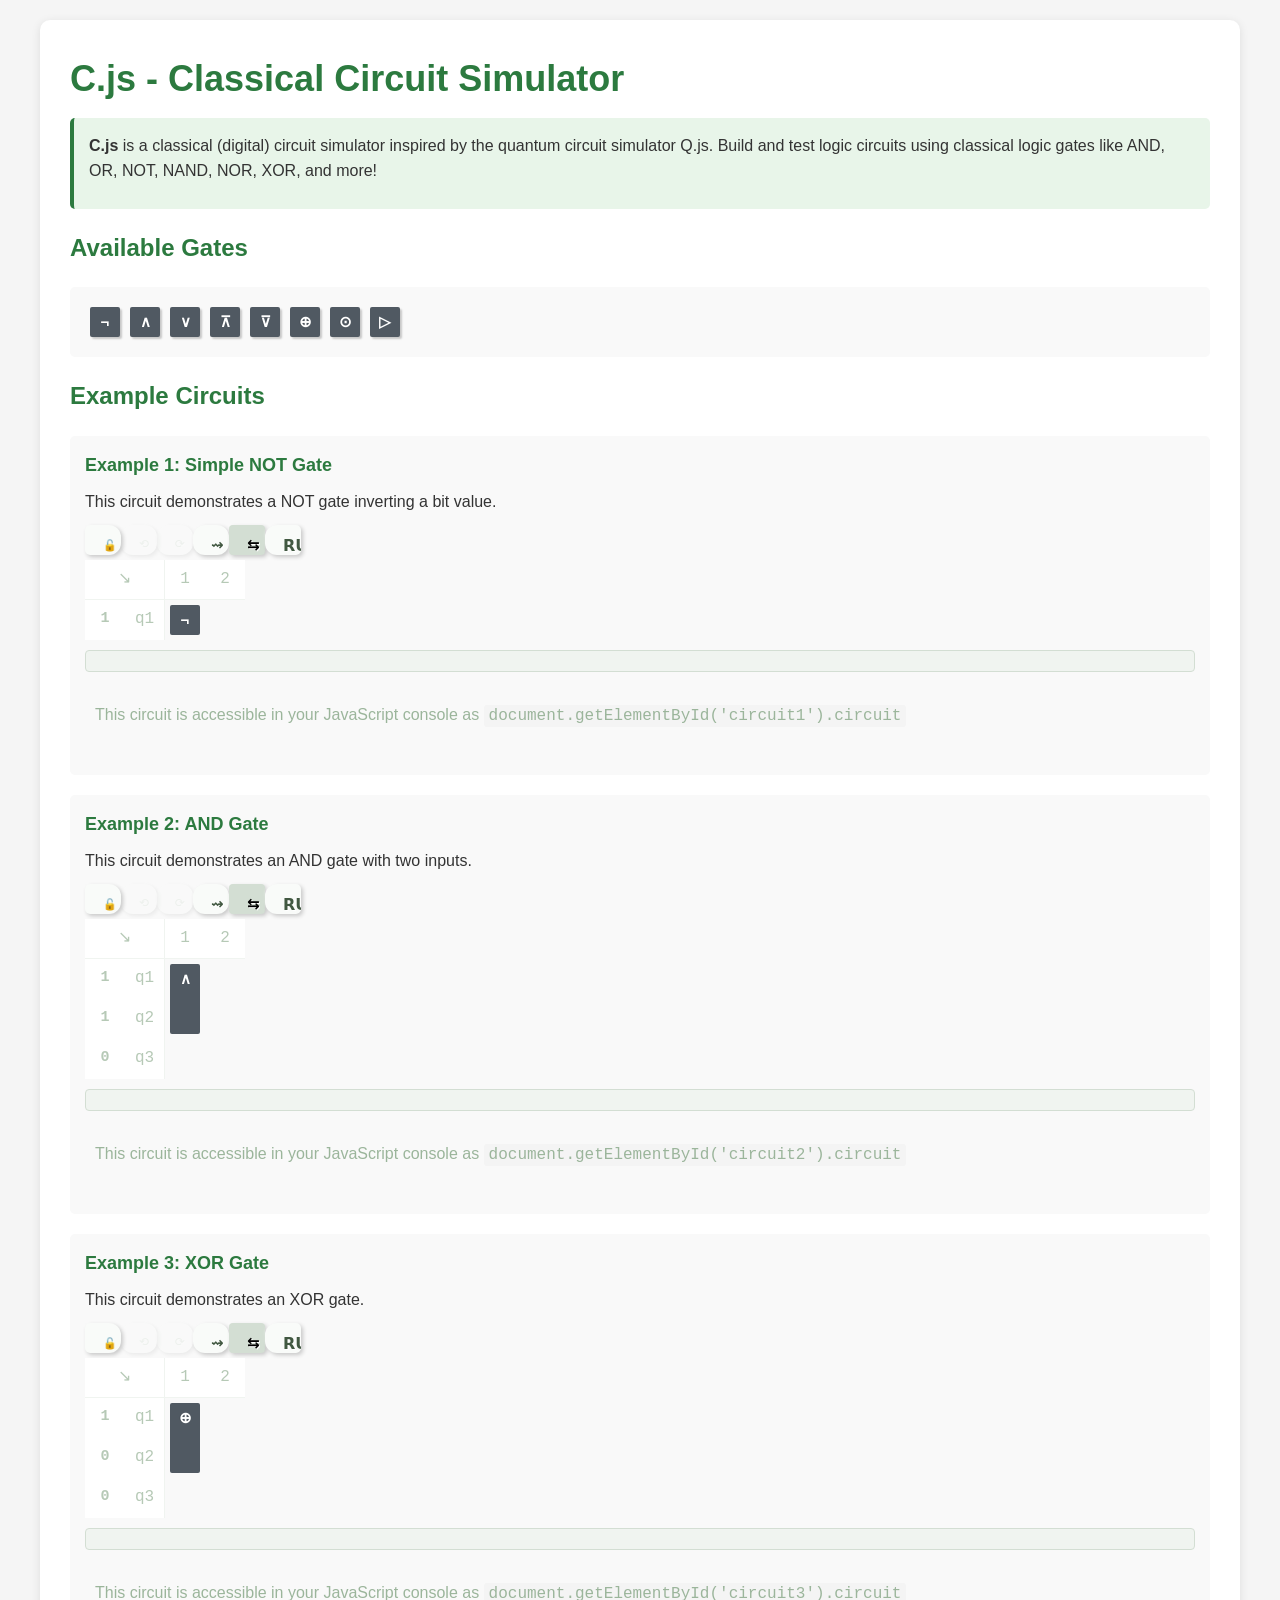
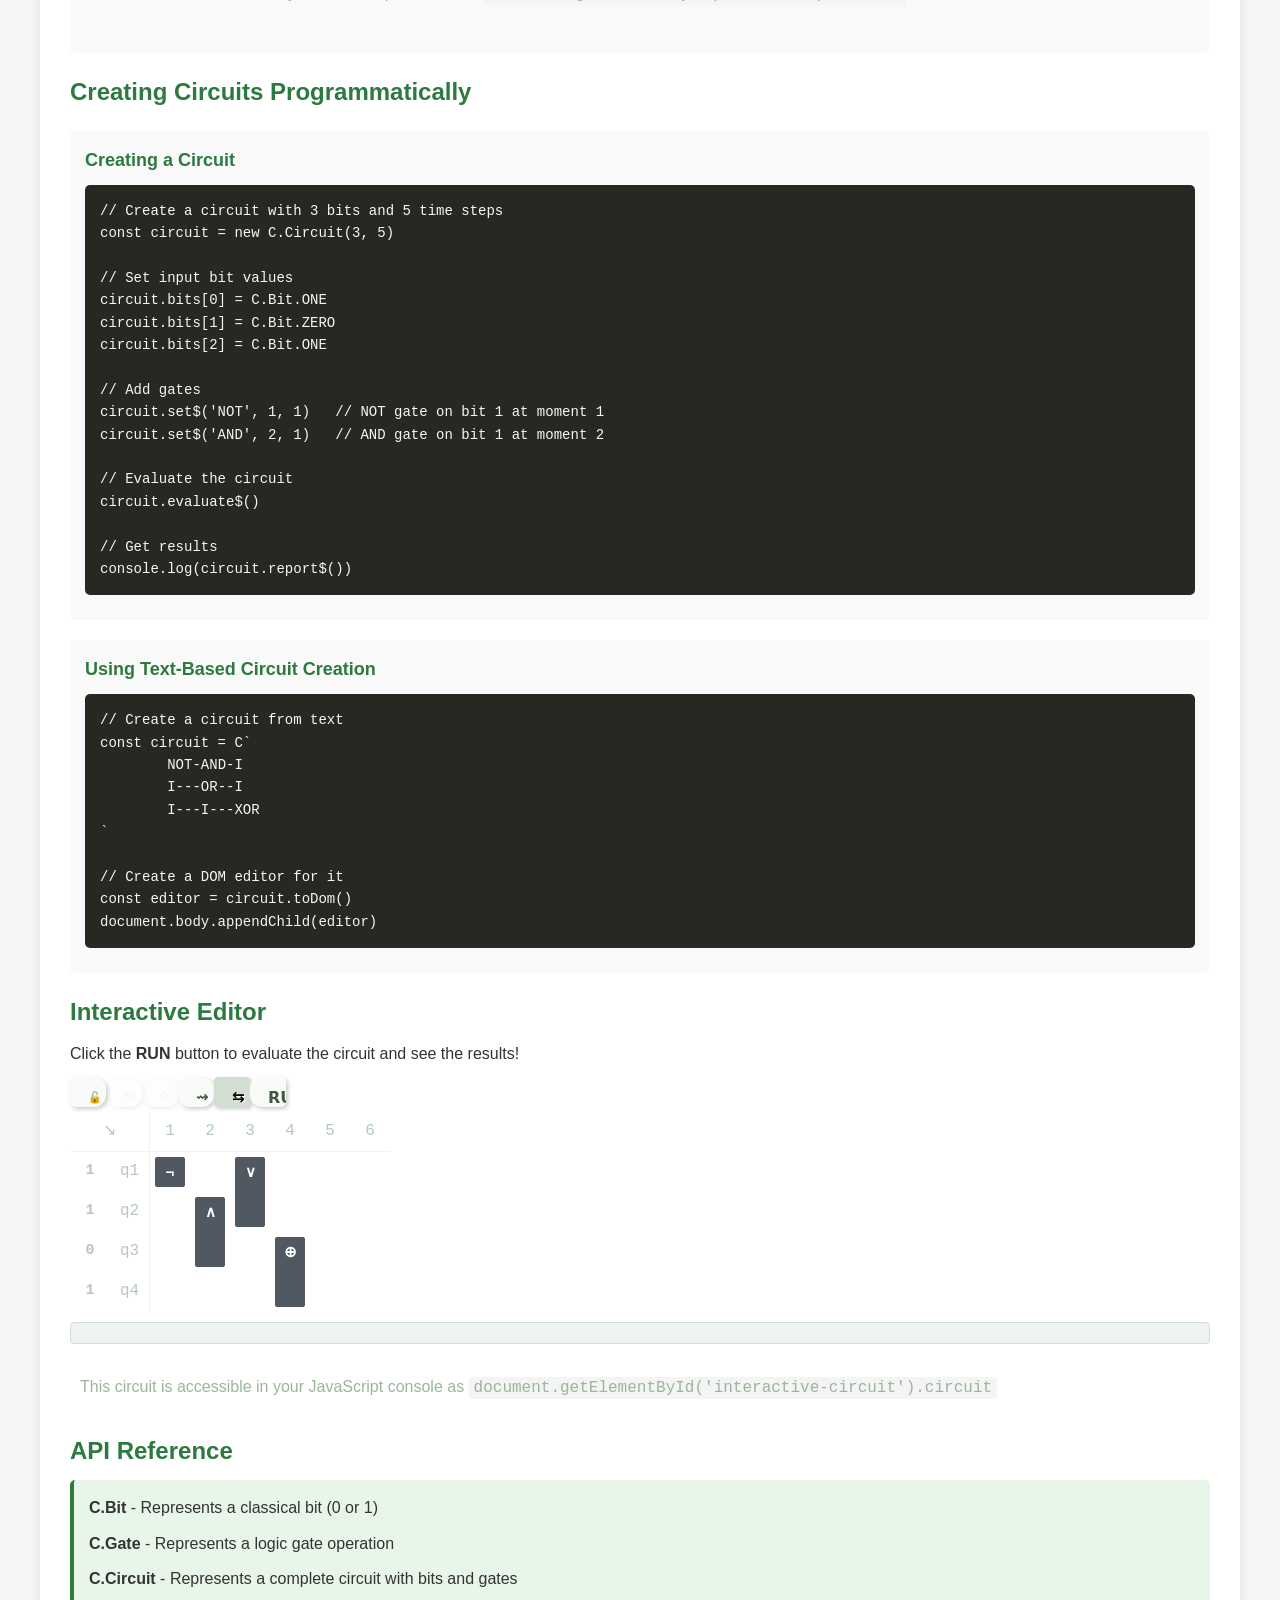
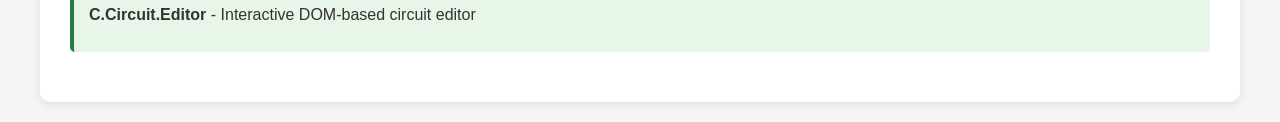
<file: C/index.html>
<!DOCTYPE html>
<html lang="en">

<head>
	<meta charset="utf-8">
	<meta name="viewport" content="width=device-width, initial-scale=1.0">
	<title>C.js - Classical Circuit Simulator</title>

	<link rel="stylesheet" href="C.css">
	<link rel="stylesheet" href="C-Circuit-Editor.css">
	<link rel="stylesheet" href="C-AnimatedBeam.css">

	<style>
		* {
			margin: 0;
			padding: 0;
			box-sizing: border-box;
		}

		html {
			font-size: 10px;
		}

		body {
			font-family: -apple-system, BlinkMacSystemFont, 'Segoe UI', Roboto, 'Helvetica Neue', Arial, sans-serif;
			font-size: 1.6rem;
			line-height: 1.6;
			color: #333;
			background: #f5f5f5;
			padding: 2rem;
		}

		.container {
			max-width: 1200px;
			margin: 0 auto;
			background: white;
			padding: 3rem;
			border-radius: 1rem;
			box-shadow: 0 0.2rem 1rem rgba(0, 0, 0, 0.1);
		}

		h1 {
			color: #2c7a3f;
			margin-bottom: 1rem;
			font-size: 3.6rem;
		}

		h2 {
			color: #2c7a3f;
			margin: 2rem 0 1rem 0;
			font-size: 2.4rem;
		}

		p {
			margin-bottom: 1rem;
		}

		.description {
			background: #e8f5e9;
			padding: 1.5rem;
			border-left: 4px solid #2c7a3f;
			margin-bottom: 2rem;
			border-radius: 0.5rem;
		}

		.example {
			margin: 2rem 0;
			padding: 1.5rem;
			background: #f9f9f9;
			border-radius: 0.5rem;
		}

		.example h3 {
			font-size: 1.8rem;
			margin-bottom: 1rem;
			color: #2c7a3f;
		}

		pre {
			background: #272822;
			color: #f8f8f2;
			padding: 1.5rem;
			border-radius: 0.5rem;
			overflow-x: auto;
			font-size: 1.4rem;
			margin: 1rem 0;
		}

		code {
			background: #f4f4f4;
			padding: 0.2rem 0.5rem;
			border-radius: 0.3rem;
			font-family: 'Courier New', monospace;
		}

		#palette-container {
			margin: 2rem 0;
			padding: 1.5rem;
			background: #f9f9f9;
			border-radius: 0.5rem;
		}
	</style>
</head>

<body>
	<div class="container">
		<h1>C.js - Classical Circuit Simulator</h1>

		<div class="description">
			<p><strong>C.js</strong> is a classical (digital) circuit simulator inspired by the quantum circuit
				simulator Q.js. Build and test logic circuits using classical logic gates like AND, OR, NOT, NAND, NOR,
				XOR, and more!</p>
		</div>

		<h2>Available Gates</h2>
		<div id="palette-container"></div>

		<h2>Example Circuits</h2>

		<div class="example">
			<h3>Example 1: Simple NOT Gate</h3>
			<p>This circuit demonstrates a NOT gate inverting a bit value.</p>
			<div id="circuit1"></div>
		</div>

		<div class="example">
			<h3>Example 2: AND Gate</h3>
			<p>This circuit demonstrates an AND gate with two inputs.</p>
			<div id="circuit2"></div>
		</div>

		<div class="example">
			<h3>Example 3: XOR Gate</h3>
			<p>This circuit demonstrates an XOR gate.</p>
			<div id="circuit3"></div>
		</div>

		<h2>Creating Circuits Programmatically</h2>

		<div class="example">
			<h3>Creating a Circuit</h3>
			<pre>// Create a circuit with 3 bits and 5 time steps
const circuit = new C.Circuit(3, 5)

// Set input bit values
circuit.bits[0] = C.Bit.ONE
circuit.bits[1] = C.Bit.ZERO
circuit.bits[2] = C.Bit.ONE

// Add gates
circuit.set$('NOT', 1, 1)   // NOT gate on bit 1 at moment 1
circuit.set$('AND', 2, 1)   // AND gate on bit 1 at moment 2

// Evaluate the circuit
circuit.evaluate$()

// Get results
console.log(circuit.report$())</pre>
		</div>

		<div class="example">
			<h3>Using Text-Based Circuit Creation</h3>
			<pre>// Create a circuit from text
const circuit = C`
	NOT-AND-I
	I---OR--I
	I---I---XOR
`

// Create a DOM editor for it
const editor = circuit.toDom()
document.body.appendChild(editor)</pre>
		</div>

		<h2>Interactive Editor</h2>
		<p>Click the <strong>RUN</strong> button to evaluate the circuit and see the results!</p>
		<div id="interactive-circuit"></div>

		<h2>API Reference</h2>
		<div class="description">
			<p><strong>C.Bit</strong> - Represents a classical bit (0 or 1)</p>
			<p><strong>C.Gate</strong> - Represents a logic gate operation</p>
			<p><strong>C.Circuit</strong> - Represents a complete circuit with bits and gates</p>
			<p><strong>C.Circuit.Editor</strong> - Interactive DOM-based circuit editor</p>
		</div>
	</div>

	<!-- Load C.js libraries -->
	<script src="C.js"></script>
	<script src="C-Bit.js"></script>
	<script src="C-Gate.js"></script>
	<script src="C-History.js"></script>
	<script src="C-Circuit.js"></script>
	<script src="C-AnimatedBeam.js"></script>
	<script src="C-Circuit-Editor.js"></script>

	<script>
		// Create gate palette
		const paletteEl = C.Circuit.Editor.createPalette()
		document.getElementById('palette-container').appendChild(paletteEl)

		// Example 1: NOT gate
		const circuit1 = new C.Circuit(1, 2)
		circuit1.bits[0] = C.Bit.ONE
		circuit1.set$('NOT', 1, 1)
		circuit1.toDom(document.getElementById('circuit1'))

		// Example 2: AND gate (multi-wire)
		const circuit2 = new C.Circuit(3, 2)
		circuit2.bits[0] = C.Bit.ONE
		circuit2.bits[1] = C.Bit.ONE
		circuit2.bits[2] = C.Bit.ZERO
		circuit2.set$('AND', 1, 1, 2)  // AND gate at moment 1, inputs from wires 1 and 2
		circuit2.toDom(document.getElementById('circuit2'))

		// Example 3: XOR gate (multi-wire)
		const circuit3 = new C.Circuit(3, 2)
		circuit3.bits[0] = C.Bit.ONE
		circuit3.bits[1] = C.Bit.ZERO
		circuit3.bits[2] = C.Bit.ZERO
		circuit3.set$('XOR', 1, 1, 2)  // XOR gate at moment 1, inputs from wires 1 and 2
		circuit3.toDom(document.getElementById('circuit3'))

		// Interactive circuit with multi-wire gates
		const interactiveCircuit = new C.Circuit(4, 6)
		interactiveCircuit.bits[0] = C.Bit.ONE
		interactiveCircuit.bits[1] = C.Bit.ONE
		interactiveCircuit.bits[2] = C.Bit.ZERO
		interactiveCircuit.bits[3] = C.Bit.ONE
		interactiveCircuit.set$('NOT', 1, 1)
		interactiveCircuit.set$('AND', 2, 2, 3)  // AND gate with inputs from wires 2 and 3
		interactiveCircuit.set$('OR', 3, 1, 2)   // OR gate with inputs from wires 1 and 2
		interactiveCircuit.set$('XOR', 4, 3, 4)  // XOR gate with inputs from wires 3 and 4
		interactiveCircuit.toDom(document.getElementById('interactive-circuit'))

		// Make circuits available in console
		window.circuit1 = circuit1
		window.circuit2 = circuit2
		window.circuit3 = circuit3
		window.interactiveCircuit = interactiveCircuit

		console.log('C.js Classical Circuit Simulator loaded!')
		console.log('Try accessing circuits via: circuit1, circuit2, circuit3, or interactiveCircuit')
	</script>
</body>

</html>
</file>
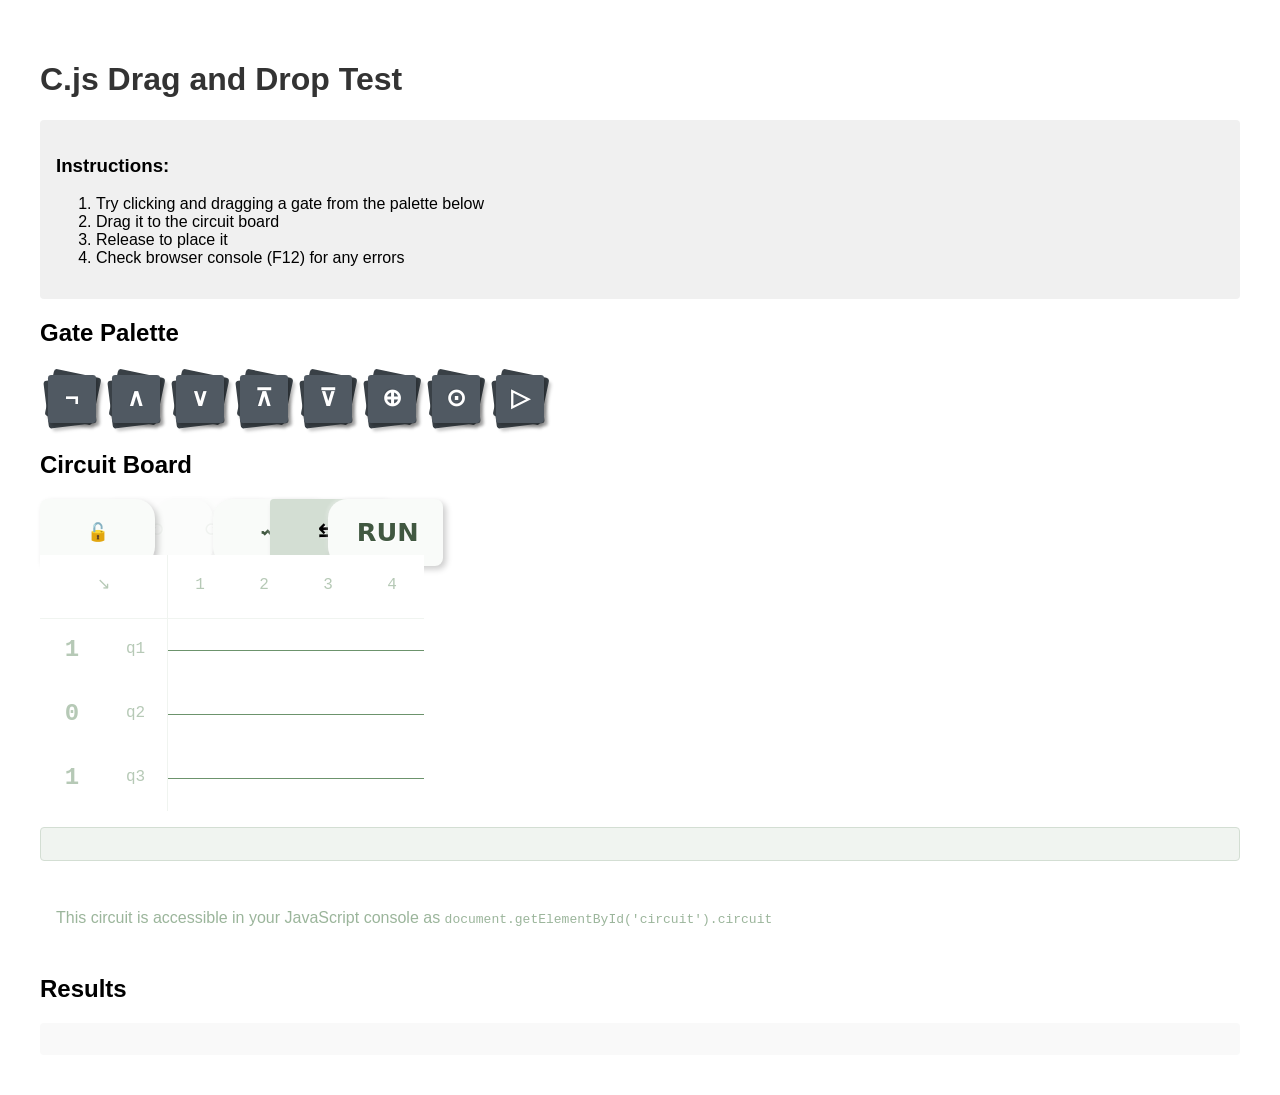
<file: test-drag.html>
<!DOCTYPE html>
<html>

<head>
    <meta charset="utf-8">
    <title>C.js Drag Test</title>
    <link rel="stylesheet" href="C/C.css">
    <link rel="stylesheet" href="C/C-Circuit-Editor.css">
    <style>
        body {
            padding: 2rem;
            font-family: sans-serif;
        }

        h1 {
            color: #333;
        }

        .test-info {
            background: #f0f0f0;
            padding: 1rem;
            margin: 1rem 0;
            border-radius: 4px;
        }
    </style>
</head>

<body>
    <h1>C.js Drag and Drop Test</h1>

    <div class="test-info">
        <h3>Instructions:</h3>
        <ol>
            <li>Try clicking and dragging a gate from the palette below</li>
            <li>Drag it to the circuit board</li>
            <li>Release to place it</li>
            <li>Check browser console (F12) for any errors</li>
        </ol>
    </div>

    <h2>Gate Palette</h2>
    <div id="palette"></div>

    <h2>Circuit Board</h2>
    <div id="circuit"></div>

    <h2>Results</h2>
    <div id="results"
        style="margin-top: 1rem; padding: 1rem; background: #f9f9f9; border-radius: 4px; font-family: monospace;"></div>

    <!-- Load C.js -->
    <script src="C/C.js"></script>
    <script src="C/C-Bit.js"></script>
    <script src="C/C-Gate.js"></script>
    <script src="C/C-History.js"></script>
    <script src="C/C-Circuit.js"></script>
    <script src="C/C-AnimatedBeam.js"></script>
    <script src="C/C-Circuit-Editor.js"></script>

    <script>
        console.log('=== C.js Drag Test ===')

        // Create palette
        console.log('Creating palette...')
        try {
            const paletteEl = C.Circuit.Editor.createPalette()
            console.log('Palette created:', paletteEl)
            document.getElementById('palette').appendChild(paletteEl)
            console.log('Palette appended to DOM')
        } catch (e) {
            console.error('Error creating palette:', e)
        }

        // Create circuit
        console.log('Creating circuit...')
        try {
            const circuit = new C.Circuit(3, 4)
            circuit.bits[0] = C.Bit.ONE
            circuit.bits[1] = C.Bit.ZERO
            circuit.bits[2] = C.Bit.ONE
            console.log('Circuit created:', circuit)

            circuit.toDom(document.getElementById('circuit'))
            console.log('Circuit rendered to DOM')
        } catch (e) {
            console.error('Error creating circuit:', e)
        }

        // Test event listeners
        console.log('C.Circuit.Editor.onPointerPress:', typeof C.Circuit.Editor.onPointerPress)
        console.log('C.Circuit.Editor.onPointerMove:', typeof C.Circuit.Editor.onPointerMove)
        console.log('C.Circuit.Editor.onPointerRelease:', typeof C.Circuit.Editor.onPointerRelease)

        // Listen for circuit evaluation to show results
        window.addEventListener('C.Circuit.evaluate completed', function (event) {
            console.log('Circuit evaluated!', event.detail)
            const resultsDiv = document.getElementById('results')
            if (resultsDiv && event.detail.circuit) {
                resultsDiv.innerHTML = '<h3>Evaluation Results:</h3><pre>' + event.detail.circuit.report$() + '</pre>'
            }
        })

        console.log('=== Setup complete - try dragging a gate! ===')
    </script>
</body>

</html>
</file>
<file: C/C.css>
/*

	Copyright © 2025, Classical Circuit Simulator (C.js)
	Based on Q.js by Stewart Smith

*/
@charset "utf-8";




svg, :root {


	    /**************/
	   /*            */
	  /*   Colors   */
	 /*            */
	/**************/


	/*  Base color (green for classical circuits)  */

	--C-color-base-hue:       120;
	--C-color-base-saturation: 70%;
	--C-color-base-lightness:  35%;


	/*  Red  */

	--C-color-red-hue: 0;
	--C-color-red-saturation: 85%;
	--C-color-red-lightness:  45%;
	--C-color-red: hsl(
		var( --C-color-red-hue ),
		var( --C-color-red-saturation ),
		var( --C-color-red-lightness )
	);


	/*  Orange  */

	--C-color-orange-hue: 30;
	--C-color-orange-saturation: 85%;
	--C-color-orange-lightness:  50%;
	--C-color-orange: hsl(
		var( --C-color-orange-hue ),
		var( --C-color-orange-saturation ),
		var( --C-color-orange-lightness )
	);


	/*  Yellow  */

	--C-color-yellow-hue: 50;
	--C-color-yellow-saturation: 90%;
	--C-color-yellow-lightness:  50%;
	--C-color-yellow: hsl(
		var( --C-color-yellow-hue ),
		var( --C-color-yellow-saturation ),
		var( --C-color-yellow-lightness )
	);


	/*  Green  */

	--C-color-green-hue: var( --C-color-base-hue );
	--C-color-green-saturation: var( --C-color-base-saturation );
	--C-color-green-lightness: var( --C-color-base-lightness );
	--C-color-green: hsl(
		var( --C-color-green-hue ),
		var( --C-color-green-saturation ),
		var( --C-color-green-lightness )
	);


	/*  Blue  */

	--C-color-blue-hue: 210;
	--C-color-blue-saturation: 85%;
	--C-color-blue-lightness:  40%;
	--C-color-blue: hsl(
		var( --C-color-blue-hue ),
		var( --C-color-blue-saturation ),
		var( --C-color-blue-lightness )
	);


	/*  Grayscale  */

	--C-color-white:     #FFFFFF;
	--C-color-chalk:     #F9F9F9;
	--C-color-newsprint: #F3F3F3;
	--C-color-titanium:  #CCCCCC;
	--C-color-slate:     #777777;
	--C-color-charcoal:  #333333;
	--C-color-black:     #000000;


	/*  Background  */

	--C-color-background-hue: var( --C-color-base-hue );
	--C-color-background-saturation: 15%;
	--C-color-background-lightness:  98%;
	--C-color-background: hsl(
		var( --C-color-background-hue ),
		var( --C-color-background-saturation ),
		var( --C-color-background-lightness )
	);


	/*  Misc  */

	--C-text-color: hsl(
		var( --C-color-base-hue ),
		 5%,
		35%
	);
	--C-text-code-comment-color: rgba( 0, 0, 0, 0.4 );
	--C-text-code-output-color:  rgba( 0, 0, 0, 1 );

	--C-selection-color: var( --C-color-black );
	--C-selection-background-color: var( --C-color-yellow );

	--C-hyperlink-internal-color: var( --C-color-green );
	--C-hyperlink-external-color: var( --C-text-color );

	--C-background-callout-color: var( --C-color-white );

	--C-svg-fill-color: var( --C-text-color );




	/*  Fonts  */

	--C-font-family-serif:   'Source Serif Pro', 'Roboto Slab', 'Georgia', serif;
	--C-font-family-sans:    'SF Pro Text', system-ui, -apple-system, 'Helvetica Neue', 'Helvetica', 'Arial', sans-serif;
	--C-font-family-mono:    'Roboto Mono', 'Source Code Pro', 'Menlo', 'Courier New', monospace;
	--C-font-family-symbols: 'Georgia', serif;
}




    /*******************/
   /*                 */
  /*   Interactive   */
 /*                 */
/*******************/


.C-input,
.C-circuit-text-input {

	margin: 1.5rem 0 0 0 !important;
	outline: none !important;
	border:  none !important;
	border-radius: 1.2rem !important;
	box-shadow:
		 0.2rem  0.2rem 0.2rem rgba( 0, 0, 0, 0.15 ) inset,
		-0.2rem -0.2rem 0.2rem rgba( 255, 255, 255, 1 ) inset;

	background: linear-gradient(
		0.375turn,
		rgba( 255, 255, 255, 1.0 ),
		rgba( 255, 255, 255, 0.2 )
	) !important;
}
.C-input,
.C-text-input {

	display: block;
	font-size: 1.6rem;
	font-family: var( --C-font-family-sans );
	font-weight: 400;
	padding: 1.2rem 2rem !important;
	width: 100%;
}
.C-input {

	margin-top: 0 !important;
}
.C-button,
.C-circuit-button {

	display: inline-block;
	outline: none !important;
	border:  none !important;
	border-radius: 1.2rem;
	padding: 0.6rem 1.8rem;
	font-size: 1.6rem;
	font-family: var( --C-font-family-sans );
	font-weight: 600;
	color: var( --C-color-white );
	background: linear-gradient(
		0.375turn,
		var( --C-color-green ),
		hsl( var( --C-color-base-hue ), 70%, 45% )
	);
	box-shadow:
		 0.2rem  0.2rem 0.4rem rgba( 0, 0, 0, 0.2 ),
		-0.1rem -0.1rem 0.2rem rgba( 255, 255, 255, 0.3 );
	cursor: pointer;
	user-select: none;
	transition: all 0.2s;
}
.C-button:hover,
.C-circuit-button:hover {

	background: linear-gradient(
		0.375turn,
		hsl( var( --C-color-base-hue ), 75%, 40% ),
		hsl( var( --C-color-base-hue ), 75%, 50% )
	);
}
.C-button:active,
.C-circuit-button:active {

	box-shadow:
		 0.1rem  0.1rem 0.2rem rgba( 0, 0, 0, 0.2 ) inset,
		-0.1rem -0.1rem 0.1rem rgba( 255, 255, 255, 0.3 ) inset;
}
.C-circuit-button[C-disabled] {

	opacity: 0.3;
	cursor: default;
	pointer-events: none;
}




    /***************/
   /*             */
  /*   Results   */
 /*             */
/***************/


.C-circuit-results {

	margin: 2rem 0;
	padding: 2rem;
	background: var( --C-color-newsprint );
	border-radius: 0.8rem;
	font-family: var( --C-font-family-mono );
	font-size: 1.4rem;
	white-space: pre-wrap;
}
</file>
<file: C/C-Circuit-Editor.css>
/*

	Copyright © 2019–2020, Stewart Smith. See LICENSE for details.

*/
@charset "utf-8";









/*

	Z indices:

	Clipboard   =100
	Selected op   10
	Operation      0
	Shadow       -10
	Background   -20





	Circuit	

	   Menu     Moments
	  ╭───────┬───┬───┬───┬───╮
	  │ ≡   ↘ │ 1 │ 2 │ 3 │ + │ Add moment
	  ├───┬───┼───┼───┼───┼───╯
	R │ 0 │|0⟩│ H │ C0│ X │ -
	e ├───┼───┼───┼───┼───┤
	g │ 1 │|0⟩│ I │ C1│ X │ -
	s ├───┼───┴───┴───┴───┘
      │ + │ -   -   -   -
	  ╰───╯
	    Add
	    register


	Circuit Palette

	╭───────────────────┬───╮
	│ H X Y Z S T π M … │ @ │
	╰───────────────────┴───╯


	Circuit clipboard

	 ┌───────────────┐
	▟│ ┌───┬───────┐ │
	█│ │ H │ X#0.0 │ │
	█│ ├───┼───────┤ │
	█│ │ I │ X#0.1 │ │
	█│ └───┴───────┘ │
	█└───────────────┘
	███████████████▛



    ◢◣
  ◢■■■■◣
◢■■■■■■■■◣
◥■■■■■■■■◤
  ◥■■■■◤
    ◥◤


    ◢■■■■■■◤
  ◢◤    ◢◤
◢■■■■■■◤


 ───────────
  ╲ ╱  ╱  ╱
   ╳  ╱  ╱
  ╱ ╲╱  ╱
 ───────


  ─────⦢
 ╱    ╱
⦣─────


*/






.C-circuit,
.C-circuit-palette {

	position: relative;
	width: 100%;
}

.C-circuit-palette {

	-moz-user-select: none;
	-webkit-user-select: none;
	-ms-user-select: none;
	user-select: none;
	line-height: 0;
}

.C-circuit-palette>div {

	display: inline-block;
	position: relative;
	width: 4rem;
	height: 4rem;
}


.C-circuit {

	margin: 1rem 0 2rem 0;
	/*border-top: 2px solid hsl( 0, 0%, 50% );*/
}

.C-circuit-board-foreground {

	line-height: 3.85rem;
	width: auto;
}






/***************/
/*             */
/*   Toolbar   */
/*             */
/***************/


.C-circuit-toolbar {

	display: block;
	-moz-user-select: none;
	-webkit-user-select: none;
	-ms-user-select: none;
	user-select: none;
	margin-bottom: 0.5rem;

	box-sizing: border-box;
	display: grid;
	grid-auto-columns: 3.6rem;
	grid-auto-rows: 3.0rem;
	grid-auto-flow: column;

}

.C-circuit-button {

	position: relative;
	display: inline-block;
	/*margin: 0 0.5rem 0.5rem 0;*/
	width: 3.6rem;
	height: 3rem;
	/*	box-shadow: 
		-0.1rem -0.1rem 0 rgba( 255, 255, 255, 0.8 ),
		 0.1rem  0.1rem 0.1rem rgba( 0, 0, 0, 0.35 );*/

	border-top: 1px solid hsl(var(--C-color-background-hue),
			var(--C-color-background-saturation),
			100%);
	border-right: 1px solid hsl(var(--C-color-background-hue),
			var(--C-color-background-saturation),
			90%);
	border-bottom: 1px solid hsl(var(--C-color-background-hue),
			var(--C-color-background-saturation),
			85%);
	border-left: 1px solid hsl(var(--C-color-background-hue),
			var(--C-color-background-saturation),
			97%);
	background: var(--C-color-background);
	/*	background: 
		var( --C-color-background )
		linear-gradient(

			0.4turn,
			
			rgba( 0, 0, 0, 0.02 ),
			rgba( 255, 255, 255, 0.1 )
		);*/
	color: hsl(var(--C-color-background-hue),
			var(--C-color-background-saturation),
			30%);
	text-shadow: 1px 1px 0 rgba(255, 255, 255, 1);
	/*border-radius: 0.5rem;*/
	/*border-radius: 100%;*/
	line-height: 2.9rem;
	text-align: center;
	cursor: pointer;
	overflow: hidden;
	font-weight: 900;
}

.C-circuit-toolbar .C-circuit-button:first-child {

	border-top-left-radius: 0.5rem;
	border-bottom-left-radius: 0.5rem;
}

.C-circuit-toolbar .C-circuit-button:last-child {

	border-top-right-radius: 0.5rem;
	border-bottom-right-radius: 0.5rem;
}

.C-circuit-locked .C-circuit-button,
.C-circuit-button[C-disabled] {

	color: hsl(var(--C-color-background-hue),
			var(--C-color-background-saturation),
			85%);
	cursor: not-allowed;
}

.C-circuit-locked .C-circuit-toggle-lock {

	color: inherit;
	cursor: pointer;
}




.C-circuit-board-container {

	position: relative;
	margin: 0 0 2rem 0;
	margin: 0;
	width: 100%;
	max-height: 60vh;
	overflow: scroll;
}

.C-circuit-board {

	position: relative;
	-moz-user-select: none;
	-webkit-user-select: none;
	-ms-user-select: none;
	user-select: none;
}

/*.C-circuit-palette,*/
.C-circuit-board-foreground,
.C-circuit-board-background,
.C-circuit-clipboard {

	box-sizing: border-box;
	display: grid;
	grid-auto-rows: 4rem;
	grid-auto-columns: 4rem;
	grid-auto-flow: column;
}

/*.C-circuit-palette,*/
.C-circuit-board-foreground,
.C-circuit-board-background {

	position: relative;
	top: 0;
	left: 0;
	width: 100%;
	height: 100%;
}

.C-circuit-clipboard {

	position: fixed;
	top: 0;
	left: 0;
	margin: 0;
	z-index: 100;
	min-width: 4rem;
	min-height: 4rem;
	transform: scale(1.05);
	pointer-events: none;
	/* Let events pass through to elements below */
}

.C-circuit-clipboard,
.C-circuit-clipboard>div {

	cursor: grabbing;
}

.C-circuit-clipboard-danger .C-circuit-operation {

	background-color: var(--C-color-yellow);
}

@keyframes C-circuit-beam-flow {
	from {
		background-position: 200% 0;
	}

	to {
		background-position: 0% 0;
	}
}

.C-circuit-wire-animated {
	position: relative;
}

.C-circuit-wire-animated::after {
	content: "";
	position: absolute;
	top: -1px;
	left: 0;
	width: 100%;
	height: 3px;

	/* Two beam pulses in a non-repeating gradient */
	background: linear-gradient(90deg,
			transparent 0%,
			transparent 15%,
			hsl(120, 100%, 50%) 20%,
			transparent 25%,
			transparent 55%,
			hsl(120, 100%, 50%) 60%,
			transparent 65%,
			transparent 100%);
	background-size: 150% 100%;
	background-repeat: no-repeat;

	/* Clip to the active region using CSS variable */
	clip-path: var(--wire-clip, inset(0 0 0 100%));

	/* Synchronized animation - all wires animate together */
	animation: C-circuit-beam-flow 2.5s linear infinite;
	animation-delay: 0s;

	z-index: 2;
	pointer-events: none;
	opacity: 0.85;
	filter: blur(0.8px) drop-shadow(0 0 1.5px hsl(120, 100%, 50%));
}

/* Signal mode variant - brownish/amber color */
.C-circuit-wire-signal::after {
	background-image: linear-gradient(90deg,
			transparent 0%,
			transparent 15%,
			hsl(30, 100%, 50%) 20%,
			transparent 25%,
			transparent 55%,
			hsl(30, 100%, 50%) 60%,
			transparent 65%,
			transparent 100%);
	filter: blur(0.8px) drop-shadow(0 0 1.5px hsl(30, 100%, 50%));
}

.C-circuit-clipboard-destroy {

	animation-name: C-circuit-clipboard-poof;
	animation-fill-mode: forwards;
	animation-duration: 0.3s;
	animation-iteration-count: 1;
}

@keyframes C-circuit-clipboard-poof {

	100% {

		transform: scale(1.5);
		opacity: 0;
	}
}

.C-circuit-board-background {

	/*

	Clipboard:  100
	Operation:    0
	Shadow:     -10
	Background: -20

	*/
	position: absolute;
	z-index: -20;
	color: rgba(0, 0, 0, 0.2);
}

.C-circuit-board-background>div {

	/*	transition: 
		background-color 0.2s,
		color 0.2s;*/
}

.C-circuit-board-background .C-circuit-cell-highlighted {

	background-color: hsl(var(--C-color-background-hue),
			var(--C-color-background-saturation),
			95%);
	/*transition: none;*/
}




.C-circuit-register-wire {

	position: absolute;
	top: calc(50% - 0.5px);
	width: 100%;
	height: 1px;
	background-color: hsl(var(--C-color-background-hue),
			var(--C-color-background-saturation),
			50%);
}

.C-circuit-selectall {

	z-index: 3;
	margin: 0;
	top: 0;
	left: 0;
	grid-column-start: 1;
	grid-column-end: 3;
	grid-row: 1;
	cursor: se-resize;
	border-bottom: 1px solid hsl(var(--C-color-background-hue),
			var(--C-color-background-saturation),
			95%);
	border-right: 1px solid hsl(var(--C-color-background-hue),
			var(--C-color-background-saturation),
			95%);
}




.C-circuit-palette>div,
.C-circuit-clipboard>div,
.C-circuit-board-foreground>div {

	text-align: center;
}






/***************/
/*             */
/*   Headers   */
/*             */
/***************/


.C-circuit-header {

	position: sticky;
	z-index: 2;
	margin: 0;
	/*background-color: var( --C-color-background );*/
	background-color: white;
	color: hsl(var(--C-color-background-hue),
			var(--C-color-background-saturation),
			75%);
	font-family: var(--C-font-family-mono);
}

.C-circuit-input.C-circuit-cell-highlighted,
.C-circuit-header.C-circuit-cell-highlighted {

	background-color: hsl(var(--C-color-background-hue),
			var(--C-color-background-saturation),
			95%);
	color: black;
}

.C-circuit-selectall {

	z-index: 3;
	margin: 0;
	top: 0;
	/*left: 4rem;*/
	/*grid-column: 2;*/
	left: 0;
	grid-column-start: 1;
	grid-column-end: 3;
	grid-row: 1;
	cursor: se-resize;
}

.C-circuit-moment-label,
.C-circuit-moment-add {

	grid-row: 1;
	top: 0;
	cursor: s-resize;
}

.C-circuit-register-label,
.C-circuit-register-add {

	grid-column: 2;
	left: 4rem;
	cursor: e-resize;
}

.C-circuit-moment-add,
.C-circuit-register-add {

	cursor: pointer;
}

.C-circuit-moment-add,
.C-circuit-register-add {

	display: none;
}

.C-circuit-selectall,
.C-circuit-moment-label,
.C-circuit-moment-add {

	border-bottom: 1px solid hsl(var(--C-color-background-hue),
			var(--C-color-background-saturation),
			95%);
}

.C-circuit-selectall,
.C-circuit-register-label,
.C-circuit-register-add {

	border-right: 1px solid hsl(var(--C-color-background-hue),
			var(--C-color-background-saturation),
			95%);
}

.C-circuit-input {

	position: sticky;
	z-index: 2;
	grid-column: 1;
	left: 0;
	/*background-color: var( --C-color-background );*/
	background-color: white;
	font-size: 1.5rem;
	font-weight: 900;
	font-family: var(--C-font-family-mono);
}






.C-circuit-operation-link-container {

	--C-link-stroke: 3px;
	--C-link-radius: 100%;

	display: block;
	position: relative;
	left: calc(50% - (var(--C-link-stroke) / 2));
	width: 50%;
	height: 100%;
	overflow: hidden;
}

.C-circuit-operation-link-container.C-circuit-cell-highlighted {

	background-color: transparent;
}

.C-circuit-operation-link {

	display: block;
	position: absolute;
	width: calc(var(--C-link-stroke) * 2);
	height: calc(100% - 4rem + var(--C-link-stroke));
	/*border: var( --C-link-stroke ) solid hsl( 0, 0%, 50% );*/
	border: var(--C-link-stroke) solid hsl(var(--C-color-background-hue),
			10%,
			30%);

	/*border: var( --C-link-stroke ) solid var( --C-color-orange );*/

	transform: translate(-50%, calc(2rem - (var(--C-link-stroke) / 2)));
	transform-origin: center;
}

.C-circuit-operation-link.C-circuit-operation-link-curved {

	width: calc(var(--C-link-radius) - var(--C-link-stroke));
	width: 200%;
	border-radius: 100%;
}






/******************/
/*                */
/*   Operations   */
/*                */
/******************/


.C-circuit-operation {

	position: relative;
	/*--C-operation-color-hue: var( --C-color-green-hue );
	--C-operation-color-main: var( --C-color-green );*/

	--C-operation-color-hue: var(--C-color-blue-hue);
	--C-operation-color-main: hsl(var(--C-operation-color-hue),
			10%,
			35%);

	--C-operation-color-light: hsl(var(--C-operation-color-hue),
			10%,
			50%);
	--C-operation-color-dark: hsl(var(--C-operation-color-hue),
			10%,
			25%);
	color: white;
	text-shadow: -0.05rem -0.05rem 0 rgba(0, 0, 0, 0.1);
	font-size: 1.5rem;
	line-height: 2.9rem;
	font-weight: 900;
	cursor: grab;
}

.C-circuit-locked .C-circuit-operation {

	cursor: not-allowed;
}

.C-circuit-operation-tile {

	position: absolute;
	top: 0.5rem;
	left: 0.5rem;
	right: 0.5rem;
	bottom: 0.5rem;

	/*margin:  0.5rem;*/
	/*padding: 0.5rem;*/

	/*box-shadow: 0.1rem  0.1rem 0.2rem rgba( 0, 0, 0, 0.2 );*/
	border-radius: 0.2rem;
	/*
	border-top:    0.1rem solid var( --C-operation-color-light );
	border-left:   0.1rem solid var( --C-operation-color-light );
	border-right:  0.1rem solid var( --C-operation-color-dark );
	border-bottom: 0.1rem solid var( --C-operation-color-dark );
	*/
	background:
		var(--C-operation-color-main)
		/*linear-gradient(

			0.45turn,
			rgba( 255, 255, 255, 0.1 ),
			rgba( 0, 0, 0, 0.05 )
		)*/
	;
}

.C-circuit-palette .C-circuit-operation:hover {

	/*background-color: rgba( 255, 255, 255, 0.6 );*/
	background-color: white;
}

.C-circuit-palette .C-circuit-operation-tile {

	--C-before-rotation: 12deg;
	--C-before-x: 1px;
	--C-before-y: -2px;

	--C-after-rotation: -7deg;
	--C-after-x: -2px;
	--C-after-y: 3px;

	box-shadow: 0.2rem 0.2rem 0.2rem rgba(0, 0, 0, 0.2);
}

.C-circuit-palette .C-circuit-operation-tile:before,
.C-circuit-palette .C-circuit-operation-tile:after {

	content: "";
	position: absolute;
	top: 0;
	right: 0;
	bottom: 0;
	left: 0;
	border-radius: 0.2rem;
	/*background-color: hsl( 0, 0%, 60% );*/

	background-color: var(--C-operation-color-dark);
	transform:
		translate(var(--C-before-x), var(--C-before-y)) rotate(var(--C-before-rotation));
	z-index: -10;
	/*z-index: 10;*/
	display: block;
	box-shadow: 0.2rem 0.2rem 0.2rem rgba(0, 0, 0, 0.2);
}

.C-circuit-palette .C-circuit-operation-tile:after {

	transform:
		translate(var(--C-after-x), var(--C-after-y)) rotate(var(--C-after-rotation));
	box-shadow: 0.2rem 0.2rem 0.2rem rgba(0, 0, 0, 0.2);
}

.C-circuit-operation:hover .C-circuit-operation-tile {

	color: white;
}




.C-circuit-operation-hadamard .C-circuit-operation-tile {

	/*--C-operation-color-hue:  var( --C-color-red-hue );*/
	/*--C-operation-color-main: var( --C-color-red );*/

	/*--C-operation-color-hue:  0;
	--C-operation-color-main: hsl( 0, 0%, 10% );*/


	/*	background: 
		linear-gradient(

			-33deg,
			var( --C-color-blue ) 20%,
			#6f3c69 50%,
			var( --C-color-red  ) 80%
		);*/
}

.C-circuit-operation-identity .C-circuit-operation-tile,
.C-circuit-operation-control .C-circuit-operation-tile,
.C-circuit-operation-target .C-circuit-operation-tile {

	/*--C-operation-color-hue:  var( --C-color-orange-hue );*/
	/*--C-operation-color-main: var( --C-color-orange );*/
	border-radius: 100%;
}

.C-circuit-operation-identity .C-circuit-operation-tile,
.C-circuit-operation-control .C-circuit-operation-tile {

	top: calc(50% - 0.7rem);
	left: calc(50% - 0.7rem);
	width: 1.4rem;
	height: 1.4rem;
	overflow: hidden;
	/*	--C-operation-color-hue:  0;
	--C-operation-color-main: hsl( 0, 0%, 10% );*/
}

.C-circuit-operation-pauli-x,
.C-circuit-operation-pauli-y,
.C-circuit-operation-pauli-z {

	/*--C-operation-color-hue:  var( --C-color-red-hue );*/
	/*--C-operation-color-main: var( --C-color-red );*/

	/*	--C-operation-color-hue:  0;
	--C-operation-color-main: hsl( 0, 0%, 30% );*/
}

.C-circuit-operation-swap .C-circuit-operation-tile {

	top: calc(50% - 0.55rem);
	left: calc(50% - 0.55rem);
	width: 1.2rem;
	height: 1.2rem;
	border-radius: 0;
	transform-origin: center;
	transform: rotate(45deg);
	font-size: 0;
}






/********************/
/*                  */
/*   Other states   */
/*                  */
/********************/


.C-circuit-palette>div:hover {

	outline: 2px solid var(--C-hyperlink-internal-color);
	outline-offset: -2px;
}

.C-circuit-palette>div:hover .C-circuit-operation-tile {

	box-shadow: none;
}








.C-circuit-clipboard>div,
.C-circuit-cell-selected {

	background-color: white;
}

.C-circuit-clipboard>div:before,
.C-circuit-cell-selected:before {

	content: "";
	position: absolute;
	top: 0;
	right: 0;
	bottom: 0;
	left: 0;
	display: block;
	z-index: -10;
	box-shadow:
		0 0 1rem rgba(0, 0, 0, 0.2),
		0.4rem 0.4rem 0.2rem rgba(0, 0, 0, 0.2);
	outline: 1px solid hsl(var(--C-color-background-hue),
			var(--C-color-background-saturation),
			50%);
	/*outline-offset: -1px;*/
}




.C-circuit-clipboard>div {

	background-color: white;
}

.C-circuit-clipboard>div:before {

	/*  

	This was very helpful!
	https://blog.dudak.me/2014/css-shadows-under-adjacent-elements/

	*/
	content: "";
	position: absolute;
	top: 0;
	right: 0;
	bottom: 0;
	left: 0;
	z-index: -10;
	display: block;
	box-shadow: 0.4rem 0.4rem 0.3rem rgba(0, 0, 0, 0.2);
}





/***************/
/*             */
/*   Buttons   */
/*             */
/***************/


.C-circuit-locked .C-circuit-toggle-lock,
.C-circuit-locked .C-circuit-toggle-lock:hover {

	background-color: var(--C-color-red);
}

.C-circuit-toggle-lock {

	z-index: 3;
	left: 0;
	top: 0;
	grid-column: 1;
	grid-row: 1;
	cursor: pointer;
	font-size: 1.1rem;
	text-shadow: none;
	font-weight: normal;
}

.C-circuit-button-undo,
.C-circuit-button-redo {

	font-size: 1.2rem;
	line-height: 2.6rem;
	font-weight: normal;
}



.C-circuit p {

	padding: 1rem;
	color: hsl(var(--C-color-background-hue),
			var(--C-color-background-saturation),
			66%);
}

.C-circuit-button-active {
	color: black;
	font-weight: bold;
	background-color: hsl(var(--C-color-background-hue), var(--C-color-background-saturation), 85%);
	border-radius: 4px;
}



.C-circuit-results {
	display: block;
	margin-top: 1rem;
	padding: 1rem;
	background-color: hsl(var(--C-color-background-hue), var(--C-color-background-saturation), 95%);
	border-radius: 4px;
	font-family: monospace;
	white-space: pre-wrap;
	border: 1px solid hsl(var(--C-color-background-hue), var(--C-color-background-saturation), 85%);
}
</file>
<file: C/C-AnimatedBeam.css>
/*

	Copyright © 2025, Classical Circuit Simulator (C.js)
	Animated Beam Styles

*/
@charset "utf-8";




/* Animated Beam Container */

.C-animated-beam {

	position: absolute;
	top: 0;
	left: 0;
	width: 100%;
	height: 100%;
	pointer-events: none;
	z-index: 5;
	overflow: visible;
}


/* Beam Path Styling */

.C-animated-beam path {

	vector-effect: non-scaling-stroke;
}


/* Wire Connectors */

.C-wire-connector {

	position: absolute;
	width: 10px;
	height: 10px;
	border-radius: 50%;
	background: var(--C-color-white);
	border: 2px solid var(--C-color-green);
	z-index: 10;
	box-shadow: 0 0.1rem 0.3rem rgba(0, 0, 0, 0.2);
	transition: all 0.3s ease;
}

.C-wire-connector--input {

	background: var(--C-color-chalk);
}

.C-wire-connector--output {

	background: var(--C-color-green);
	border-color: var(--C-color-green);
}

.C-wire-connector--active {

	background: var(--C-color-green);
	box-shadow: 0 0 0.8rem var(--C-color-green);
	transform: scale(1.2);
}

.C-wire-connector[data-value="0"] {

	background: var(--C-color-titanium);
	border-color: var(--C-color-titanium);
}

.C-wire-connector[data-value="1"] {

	background: var(--C-color-green);
	border-color: var(--C-color-green);
}


/* Intermediate Wires */

.C-circuit-intermediate-wire {

	position: absolute;
	left: 0;
	right: 0;
	height: 1px;
	background: var(--C-color-titanium);
	opacity: 0.4;
	z-index: 0;
	pointer-events: none;
}


/* Multi-Wire Gate Layout */

.C-circuit-operation--multi-wire {

	position: relative;
	display: flex;
	flex-direction: column;
	align-items: center;
	justify-content: center;
	min-height: 8rem;
	height: calc(var(--wire-span, 2) * 4rem);
	border-left: 3px solid;
	border-right: 3px solid;
	border-color: inherit;
	background: inherit;
}

.C-circuit-operation--multi-wire::before,
.C-circuit-operation--multi-wire::after {
	content: '';
	position: absolute;
	left: 0;
	right: 0;
	height: 3px;
	background: currentColor;
}

.C-circuit-operation--multi-wire::before {
	top: 0;
}

.C-circuit-operation--multi-wire::after {
	bottom: 0;
}

.C-gate-inputs,
.C-gate-outputs {

	position: absolute;
	display: flex;
	flex-direction: column;
	gap: 0.5rem;
}

.C-gate-inputs {

	left: -15px;
	top: 50%;
	transform: translateY(-50%);
}

.C-gate-outputs {

	right: -15px;
	top: 50%;
	transform: translateY(-50%);
}

.C-gate-core {

	position: relative;
	z-index: 2;
}


/* Animation Pulse Effect for Gate Processing */

@keyframes gate-pulse {

	0%,
	100% {
		transform: scale(1);
		box-shadow: 0 0.2rem 0.4rem rgba(0, 0, 0, 0.2);
	}

	50% {
		transform: scale(1.05);
		box-shadow: 0 0.3rem 0.8rem rgba(0, 200, 0, 0.4);
	}
}

.C-circuit-operation--processing {

	animation: gate-pulse 0.6s ease-in-out;
}


/* Beam Animation */

@keyframes beam-flow {
	0% {
		stroke-dashoffset: 100;
	}

	100% {
		stroke-dashoffset: 0;
	}
}

.C-animated-beam path {

	stroke-dasharray: 10 5;
	animation: beam-flow 1s linear infinite;
}
</file>
